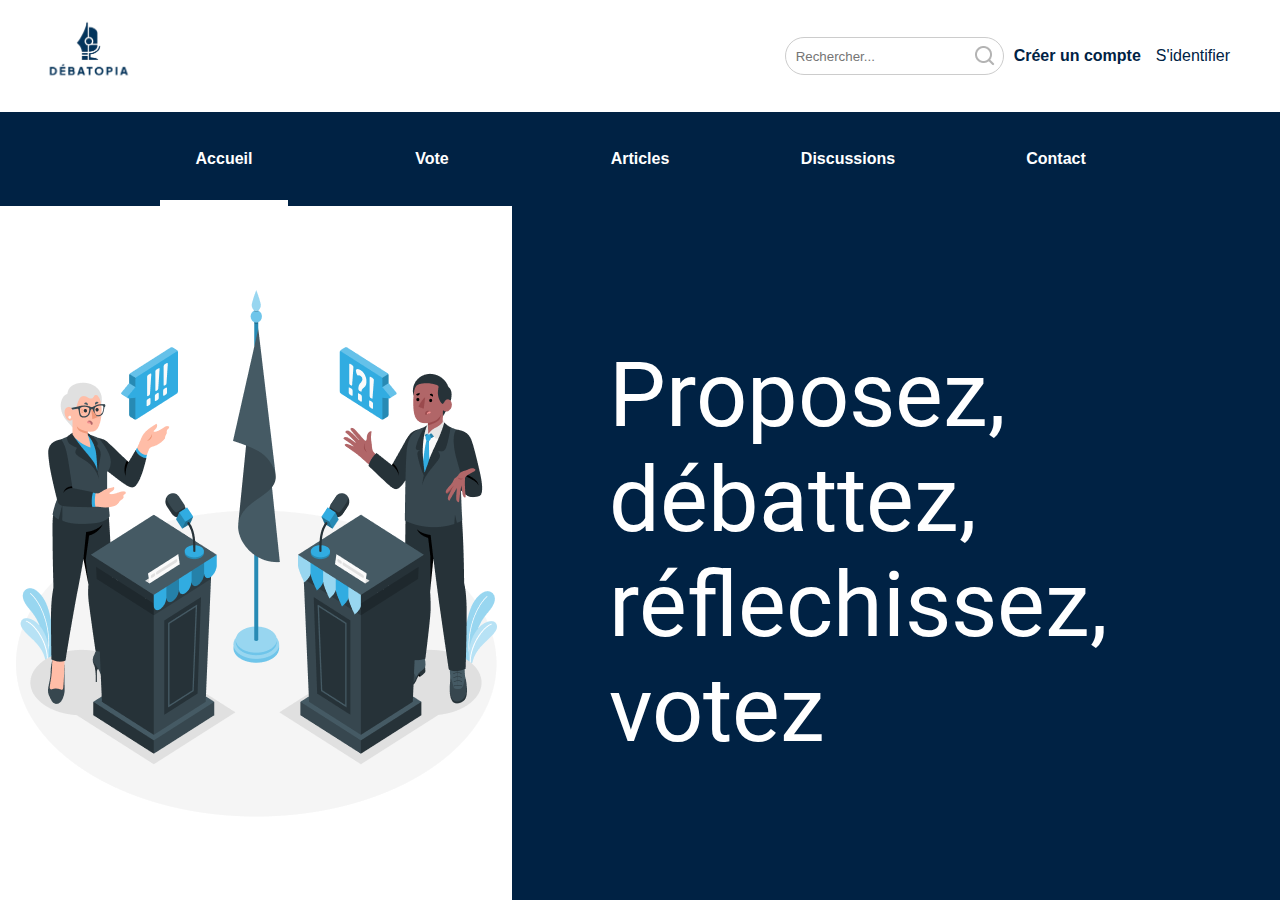
<file: index.html>
<!DOCTYPE html>
<html lang="fr">
  <head>
    <meta charset="UTF-8" />
    <meta name="viewport" content="width=device-width, initial-scale=1.0" />
    <title>Débatopia</title>
    <link rel="stylesheet" href="styles.css" />
  </head>
  <body>
    <header>
      <div class="topbar">
        <div class="logo" class="logo">
          <a href="index.html"><img src="img/logo.png" alt="" /></a>
        </div>
        <div class="search-auth">
          <div class="search-bar">
            <input type="text" placeholder="Rechercher..." />
            <img src="img/loop.png" alt="" />
          </div>
          <div class="auth">
            <a href="#" class="create-account">Créer un compte</a>
            <a href="#" class="signin">S'identifier</a>
          </div>
        </div>
      </div>

      <nav>
        <ul>
          <li class="accueil-item"><a href="#">Accueil</a></li>
          <li><a href="vote.html">Vote</a></li>
          <li><a href="articles.html">Articles</a></li>
          <li><a href="#">Discussions</a></li>
          <li><a href="contact.html">Contact</a></li>
        </ul>
      </nav>
    </header>

    <main>
      <div class="debate-container">
        <div class="img-section"><img src="img/amico.png" alt="" /></div>
        <div class="text-section">
          <span>Proposez, débattez, réflechissez, votez</span>
        </div>
      </div>
    </main>
  </body>
</html>

<style>
  .accueil-item {
    border-bottom-color: #fff;
  }

  main .debate-container .text-section span {
    font-size: 90px;
    font-family: "Roboto", serif;
    padding-left: 4rem;
  }
  main .debate-container .text-section {
    width: 100%;
    padding-left: 4rem;
    max-width: 500px;
  }
  main .debate-container {
    display: flex;
    width: 100%;
    height: 100%;
    background-color: #002244;
    flex-wrap: wrap;
  }
</style>
</file>
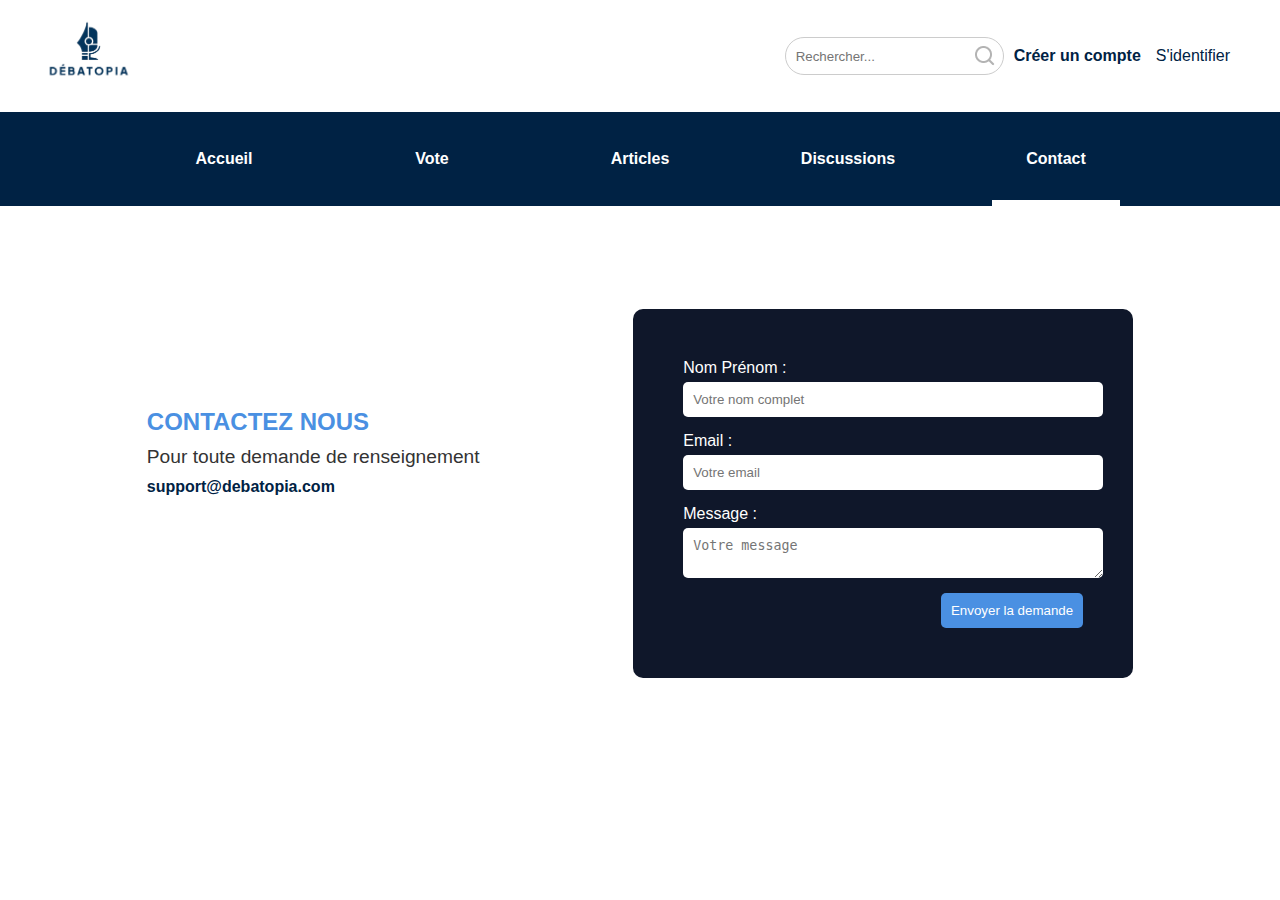
<file: contact.html>
<!DOCTYPE html>
<html lang="fr">
  <head>
    <meta charset="UTF-8" />
    <meta name="viewport" content="width=device-width, initial-scale=1.0" />
    <title>Débatopia</title>
    <link rel="stylesheet" href="styles.css" />
  </head>
  <body>
    <header>
      <div class="topbar">
        <div class="logo" class="logo">
          <a href="index.html"><img src="./img/logo.png" alt="" /></a>
        </div>
        <div class="search-auth">
          <div class="search-bar">
            <input type="text" placeholder="Rechercher..." />
            <img src="./img/loop.png" alt="" />
          </div>
          <div class="auth">
            <a href="#" class="create-account">Créer un compte</a>
            <a href="#" class="signin">S'identifier</a>
          </div>
        </div>
      </div>

      <nav>
        <ul>
          <li><a href="index.html">Accueil</a></li>
          <li><a href="vote.html">Vote</a></li>
          <li><a href="articles.html">Articles</a></li>
          <li><a href="#">Discussions</a></li>
          <li class="contact-item"><a href="contact.html">Contact</a></li>
        </ul>
      </nav>
    </header>

    <main>
      <div class="contact-section">
        <div class="contact-text">
          <h2>CONTACTEZ NOUS</h2>
          <p>Pour toute demande de renseignement</p>
          <a href="mailto:support@debatopia.com">support@debatopia.com</a>
        </div>

        <div class="form-container">
          <form>
            <label for="name">Nom Prénom :</label>
            <input
              type="text"
              id="name"
              name="name"
              placeholder="Votre nom complet"
              required
            />

            <label for="email">Email :</label>
            <input
              type="email"
              id="email"
              name="email"
              placeholder="Votre email"
              required
            />

            <label for="message">Message :</label>
            <textarea
              id="message"
              name="message"
              placeholder="Votre message"
              required
            ></textarea>

            <button type="submit">Envoyer la demande</button>
          </form>
        </div>
      </div>
    </main>
  </body>
</html>

<style>
  .contact-section {
    display: flex;
    justify-content: center;
    align-items: center;
    gap: 15%;
    width: 80%;
    max-width: 1200px;
    margin: 0 auto;
  }

  .contact-text {
    text-align: left;
    color: #333;
    max-width: 400px;
  }

  .contact-text h2 {
    color: #4a90e2;
    margin-bottom: 10px;
  }

  .contact-text p {
    font-size: 1.2em;
    margin: 0 0 10px;
  }

  .contact-text a {
    color: #002244;
    text-decoration: none;
    font-weight: bold;
  }

  .contact-item {
    border-bottom-color: #fff;
  }

  .form-container {
    background-color: #0f172a;
    padding: 50px;
    border-radius: 10px;
    color: white;
    width: 400px;
    margin-top: 10%;
}

.form-container form {
    display: flex;
    flex-direction: column;
}

.form-container label {
    font-size: 1em;
    margin-bottom: 5px;
}

.form-container input,
.form-container textarea {
    width: 100%;
    padding: 10px;
    margin-bottom: 15px;
    border: none;
    border-radius: 5px;
}

.form-container button {
    background-color: #4a90e2;
    color: white;
    border: none;
    padding: 10px;
    margin-left: auto;
    border-radius: 5px;
    cursor: pointer;
    transition: background-color 0.3s ease;
}

.form-container button:hover {
    background-color: #002244;
}
</style>
</file>
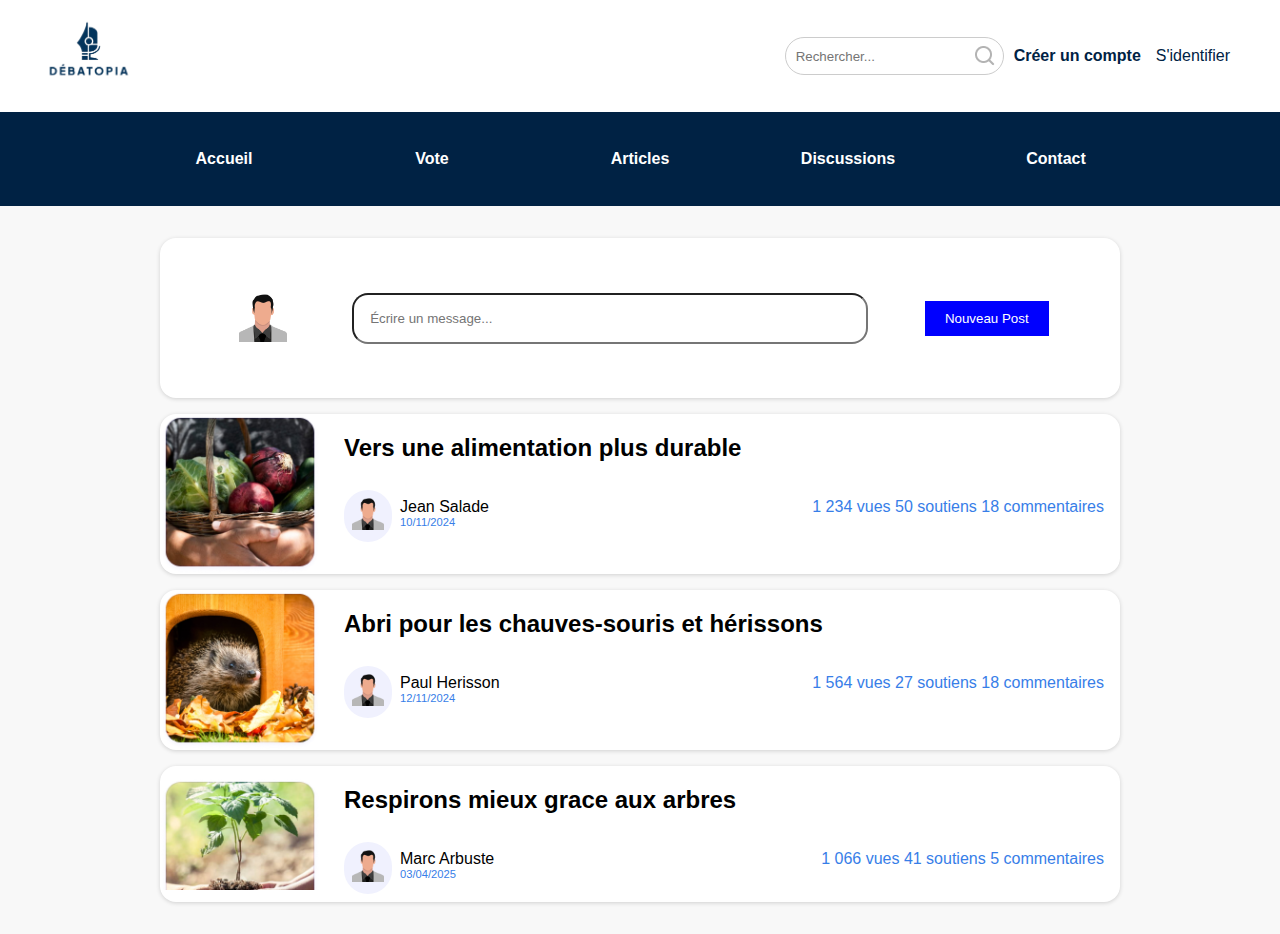
<file: discussions.html>
<!DOCTYPE html>
<html lang="fr">
<head>
    <meta charset="UTF-8">
    <meta name="viewport" content="width=device-width, initial-scale=1.0">
    <title>Débatopia</title>
    <link rel="stylesheet" href="styles.css">
</head>
<body>
    <header>
        <div class="topbar">
            <div class="logo" class="logo">
                <a href="index.html"><img src="img/logo.png" alt=""></a>
            </div>
            <div class="search-auth">
                <div class="search-bar">
                    <input type="text" placeholder="Rechercher...">
                    <img src="img/loop.png" alt="">
                </div>
                <div class="auth">
                    <a href="#" class="create-account">Créer un compte</a>
                    <a href="#" class="signin">S'identifier</a>
                </div>
            </div>
        </div>

        <nav>
            <ul>
                <li><a href="index.html">Accueil</a></li>
                <li><a href="vote.html">Vote</a></li>
                <li><a href="articles.html">Articles</a></li>
                <li class="contact-item"><a href="discussions.html">Discussions</a></li>
                <li><a href="contact.html">Contact</a></li>
            </ul>
        </nav>
    </header>

    <main>
        <div class="discussion-container">
            <div class="new-post">
                <div class="avatar-container">
                    <img src="img/avatar.png" alt="Avatar" class="avatar">
                </div>
                <input class="input-search" type="text" placeholder="Écrire un message...">
                <button class="new-post-button">Nouveau Post</button>
            </div>
            <div class="post-container">
                <div class="post">
                    <div class="img-container">
                        <img src="img/vegetables.png" alt="Avatar" class="img-vg">
                    </div>
                    <div class="" style="width: 100%;">
                        <h2 style="padding: 0 0.5rem;">Vers une alimentation plus durable</h2>
                        <div class="post-name-container">
                            <div class="avatar-container">
                                <div class="post-avatar-container">
                                    <img src="img/avatar.png" alt="Avatar" class="post-avatar">
                                </div>
                                <div style="display: flex; flex-direction: column; padding: 0.5rem;">
                                    <span>Jean Salade</span>
                                    <span style="color: #377EE8; font-size: 0.7rem;">10/11/2024</span>
                                </div>
                            </div>
                            <div style="padding: 1rem;color: #377EE8;">
                                <span>1 234 vues</span>
                                <span>50 soutiens</span>
                                <span>18 commentaires</span>
                            </div>
                        </div>
                    </div>
                </div>
            </div>
            <div class="post-container">
                <div class="post">
                    <div class="img-container">
                        <img src="img/herisson.png" alt="Avatar" class="img-vg">
                    </div>
                    <div class="" style="width: 100%;">
                        <h2 style="padding: 0 0.5rem;">Abri pour les chauves-souris et hérissons</h2>
                        <div class="post-name-container">
                            <div class="avatar-container">
                                <div class="post-avatar-container">
                                    <img src="img/avatar.png" alt="Avatar" class="post-avatar">
                                </div>
                                <div style="display: flex; flex-direction: column; padding: 0.5rem;">
                                    <span>Paul Herisson</span>
                                    <span style="color: #377EE8; font-size: 0.7rem;">12/11/2024</span>
                                </div>
                            </div>
                            <div style="padding: 1rem;color: #377EE8;">
                                <span>1 564 vues</span>
                                <span>27 soutiens</span>
                                <span>18 commentaires</span>
                            </div>
                        </div>
                    </div>
                </div>
            </div>
            <div class="post-container">
                <div class="post">
                    <div class="img-container">
                        <img src="img/plants.png" alt="Avatar" class="img-vg">
                    </div>
                    <div class="" style="width: 100%;">
                        <h2 style="padding: 0 0.5rem;">Respirons mieux grace aux arbres</h2>
                        <div class="post-name-container">
                            <div class="avatar-container">
                                <div class="post-avatar-container">
                                    <img src="img/avatar.png" alt="Avatar" class="post-avatar">
                                </div>
                                <div style="display: flex; flex-direction: column; padding: 0.5rem;">
                                    <span>Marc Arbuste</span>
                                    <span style="color: #377EE8; font-size: 0.7rem;">03/04/2025</span>
                                </div>
                            </div>
                            <div style="padding: 1rem;color: #377EE8;">
                                <span>1 066 vues</span>
                                <span>41 soutiens</span>
                                <span>5 commentaires</span>
                            </div>
                        </div>
                    </div>
                </div>
            </div>
        </div>
    </main>  
</body>
</html>

<style>
    .discussion-container {
        /* display: flex; */
        /* justify-content: center; */
        /* align-items: flex-start; */
        /* height: 100vh; */
        padding: 1rem 10rem;
        background-color: #F8F8F8;
    }

    .new-post {
        display: flex;
        align-items: center;
        gap: 10px;
        padding: 3rem;
        background-color: #FFFFFF;
        border-radius: 16px;
        margin: 1rem 0;
        box-shadow: rgba(0, 0, 0, 0.16) 0px 1px 4px;
        justify-content: space-around;
    }

    .new-post .avatar {
        width: 3rem;
    } 

    .post-avatar {
        width: 100%;
    }
    .post-avatar-container {
        width: 2rem;
        background-color: #F0F1FE;
        border-radius: 32px;
        padding: 0.5rem;

    }

    .avatar-container {
        display: flex;
    }
    .new-post-button {
        background-color: blue;
        color: white;
        border: none;
        padding: 10px 20px;
        cursor: pointer;
    }

    .input-search {
        width: 30rem;
        padding: 1rem;
        border-radius: 1rem;
    }

    .avatar-container{
        padding: 0.5rem;
        background: white;
        border-radius: 2rem;
    }

    .post-container {
        display: flex;
        gap: 10px;
        background-color: #FFFFFF;
        border-radius: 16px;
        margin: 1rem 0;
        box-shadow: rgba(0, 0, 0, 0.16) 0px 1px 4px;
    }

    .img-vg {
        width: 10rem;
    }

    .post {
        display: flex;
        gap: 1rem;
        width: 100%;
    }

    .post-name-container {
        display: flex;
        justify-content: space-between;
        width: 100%;
    }

    .img-container {
        display: flex;
        justify-content: center;
        align-items: center;
    }
</style>
</file>
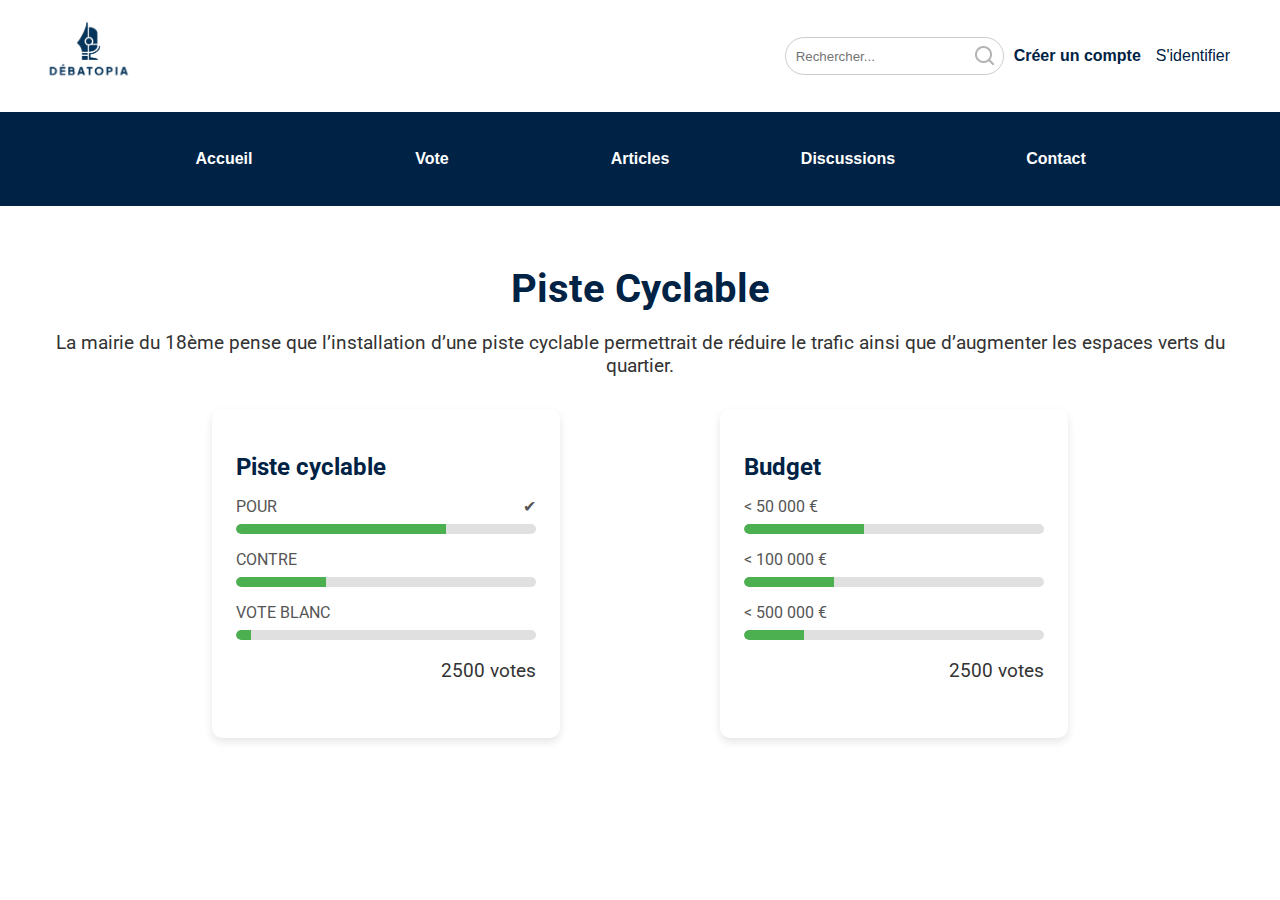
<file: piste_cyclable.html>
<!DOCTYPE html>
<html lang="fr">
<head>
    <meta charset="UTF-8">
    <meta name="viewport" content="width=device-width, initial-scale=1.0">
    <title>Débatopia</title>
    <link rel="stylesheet" href="styles.css">
</head>
<body>
    <header>
        <div class="topbar">
            <div class="logo" class="logo">
                <a href="index.html"><img src="img/logo.png" alt=""></a>
            </div>
            <div class="search-auth">
                <div class="search-bar">
                    <input type="text" placeholder="Rechercher...">
                    <img src="img/loop.png" alt="">
                </div>
                <div class="auth">
                    <a href="#" class="create-account">Créer un compte</a>
                    <a href="#" class="signin">S'identifier</a>
                </div>
            </div>
            
        </div>

        <nav>
            <ul>
                <li class="accueil-item"><a href="index.html">Accueil</a></li>
                <li><a href="vote.html">Vote</a></li>
                <li><a href="articles.html">Articles</a></li>
                <li><a href="#">Discussions</a></li>
                <li><a href="contact.html">Contact</a></li>
            </ul>
        </nav>
    </header>

    <main>
        <main>
            <section class="vote-details">
                <h1>Piste Cyclable</h1>
                <p>La mairie du 18ème pense que l’installation d’une piste cyclable permettrait de réduire le trafic ainsi que d’augmenter les espaces verts du quartier.</p>
                <div class="cards-container">
                    <div class="card">
                        <h2>Piste cyclable</h2>
                        <div class="progress-bar">
                            <div class="progress-label">
                                <span>POUR</span>
                                <span>✔</span>
                            </div>
                            <div class="bar">
                                <div class="filled" style="width: 70%;"></div>
                            </div>
                        </div>
                        <div class="progress-bar">
                            <div class="progress-label">
                                <span>CONTRE</span>
                            </div>
                            <div class="bar">
                                <div class="filled" style="width: 30%;"></div>
                            </div>
                        </div>
                        <div class="progress-bar">
                            <div class="progress-label">
                                <span>VOTE BLANC</span>
                            </div>
                            <div class="bar">
                                <div class="filled" style="width: 5%;"></div>
                            </div>
                        </div>
                        <p class="votes-info">2500 votes</p>
                    </div>
                    <div class="card">
                        <h2>Budget</h2>
                        <div class="progress-bar">
                            <div class="progress-label">
                                <span>&lt; 50 000 €</span>
                            </div>
                            <div class="bar">
                                <div class="filled" style="width: 40%;"></div>
                            </div>
                        </div>
                        <div class="progress-bar">
                            <div class="progress-label">
                                <span>&lt; 100 000 €</span>
                            </div>
                            <div class="bar">
                                <div class="filled" style="width: 30%;"></div>
                            </div>
                        </div>
                        <div class="progress-bar">
                            <div class="progress-label">
                                <span>&lt; 500 000 €</span>
                            </div>
                            <div class="bar">
                                <div class="filled" style="width: 20%;"></div>
                            </div>
                        </div>
                        <p class="votes-info">2500 votes</p>
                    </div>
                </div>
            </section>
        </main>
        
    </main>


</body>
</html>
</file>
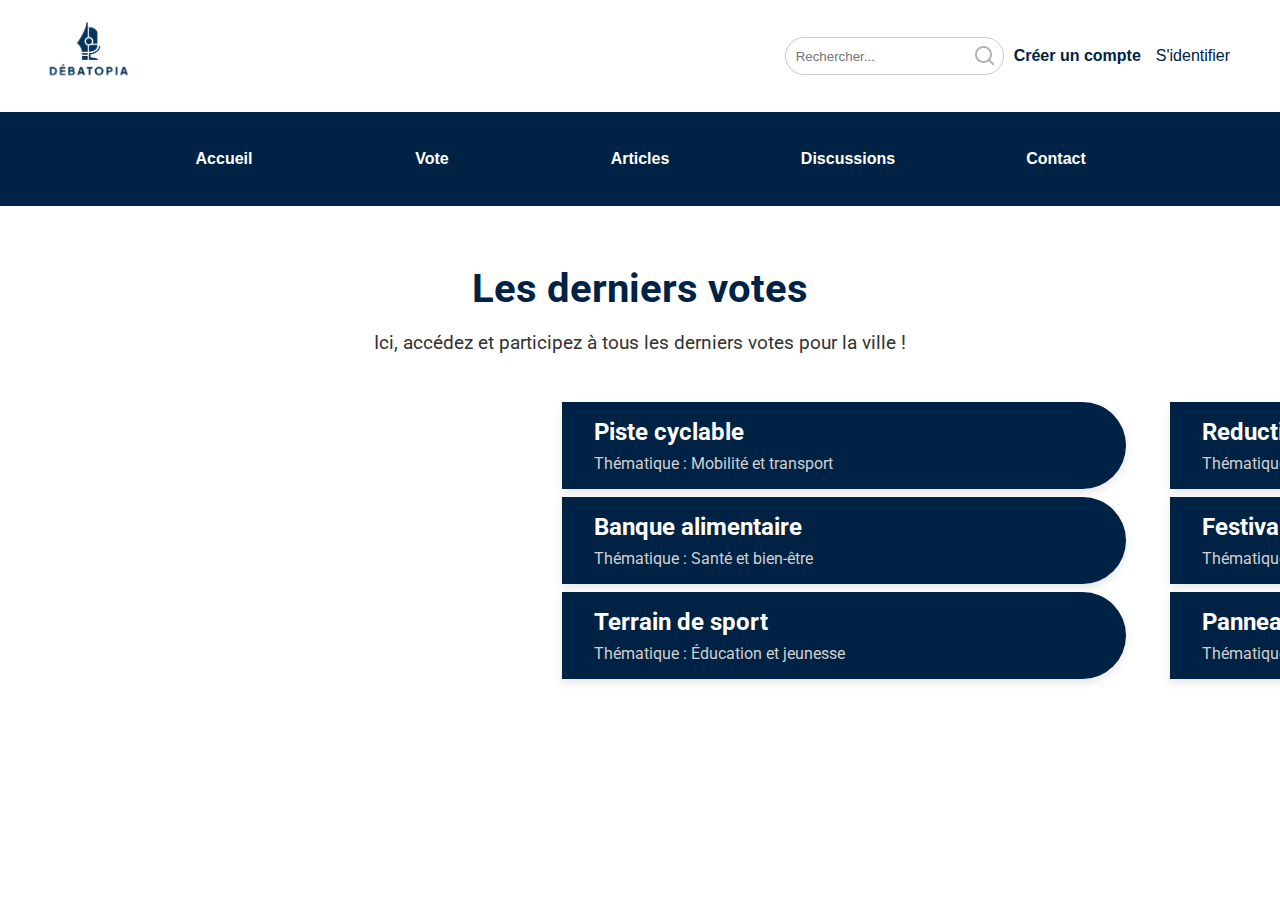
<file: vote.html>
<!DOCTYPE html>
<html lang="fr">
<head>
    <meta charset="UTF-8">
    <meta name="viewport" content="width=device-width, initial-scale=1.0">
    <title>Débatopia</title>
    <link rel="stylesheet" href="styles.css">
</head>
<body>
    <header>
        <div class="topbar">
            <div class="logo" class="logo">
                <a href="index.html"><img src="img/logo.png" alt=""></a>
            </div>
            <div class="search-auth">
                <div class="search-bar">
                    <input type="text" placeholder="Rechercher...">
                    <img src="img/loop.png" alt="">
                </div>
                <div class="auth">
                    <a href="#" class="create-account">Créer un compte</a>
                    <a href="#" class="signin">S'identifier</a>
                </div>
            </div>
            
        </div>

        <nav>
            <ul>
                <li><a href="index.html">Accueil</a></li>
                <li class="vote-item"><a href="vote.html">Vote</a></li>
                <li><a href="articles.html">Articles</a></li>
                <li><a href="#">Discussions</a></li>
                <li><a href="contact.html">Contact</a></li>
            </ul>
        </nav>
    </header>

    <main>
        <section class="votes-container">
            <h1>Les derniers votes</h1>
            <p>Ici, accédez et participez à tous les derniers votes pour la ville !</p>
            <div class="vote-buttons">
                <div class="vote-card">
                    <a href="piste_cyclable.html" class="link_color">
                        <h2>Piste cyclable</h2>
                        <p>Thématique : Mobilité et transport</p>
                    </a>
                </div>
                <div class="vote-card">
                    <h2>Reduction de délits et criminalité</h2>
                    <p>Thématique : Sécurité et citoyenneté</p>
                </div>
                <div class="vote-card">
                    <h2>Banque alimentaire</h2>
                    <p>Thématique : Santé et bien-être</p>
                </div>
                <div class="vote-card">
                    <h2>Festival nouvel an chinois</h2>
                    <p>Thématique : Culture et loisirs</p>
                </div>
                <div class="vote-card">
                    <h2>Terrain de sport</h2>
                    <p>Thématique : Éducation et jeunesse</p>
                </div>
                <div class="vote-card">
                    <h2>Panneaux solaires</h2>
                    <p>Thématique : Écologie et environnement</p>
                </div>
            </div>
        </section>
    </main>   


</body>
</html>
</file>
<file: styles.css>
@import url('https://fonts.googleapis.com/css2?family=DM+Sans:ital,opsz,wght@0,9..40,100..1000;1,9..40,100..1000&family=Roboto:ital,wght@0,100..900;1,100..900&display=swap');

.roboto-font {
  font-family: "Roboto", serif;
  font-optical-sizing: auto;
  font-weight: 100;
  font-style: normal;
  font-variation-settings:
    "wdth" 100;
}

html, body {
    height: 100%;
    margin: 0;
    padding: 0;
    box-sizing: border-box;
}

body {
    display: flex;
    flex-direction: column;
}

main {
    flex: 1;
    height: 100%;
}

.img-section {
    background-color: #fff;
    display: flex;
    width: 40%;
    justify-content: center;
    align-items: center;
}


.text-section {
    background-color: #002244;
    color: #fff;
    display: flex;
    justify-content: center;
    align-items: center;
}

.search-auth {
    display: flex;
    gap: 10px;
    margin-right: 15px;
}

.search-bar input {
    border: 0;
}

.search-bar {
    border: 1px solid #ccc;
    border-radius: 20px;
    padding: 8px;
    display: flex;
    justify-content: space-between;
    align-items: center;

}

.topbar {
    display: flex;
    justify-content: space-between;
    align-items: center;
    padding: 0 20px;

}

body {
    font-family: Arial, sans-serif;
    margin: 0;
    padding: 0;
    box-sizing: border-box;
}

header nav {
    display: flex;
    background-color: #002244;
    color: white;
}

header nav ul li {
    padding: 2rem 0;
    border-bottom: transparent solid 6px;
    border-top: transparent solid 6px;
    transition: border-bottom-color 0.3s linear;
    max-width: 8rem;
    width: 100%;
    text-align: center;
}

header nav ul li:hover {
    border-bottom-color: #fff;
}

header nav ul {
    display: flex;
    padding: 0 10rem;
    width: 100%;
    justify-content: space-between;
    align-items: center;
    background-color: #002244;
    color: white;
    list-style: none;
    margin: 0;

}

header .logo img {
    margin: 0;
    width: 8.75rem;
}

nav ul li a {
    text-decoration: none;
    color: white;
    font-weight: bold;
}

.auth {
    display: flex;
    align-items: center;
}

.auth .signin {
    margin-right: 15px;
    text-decoration: none;
    color:#002244;
}

.auth .create-account {
    margin-right: 15px;
    text-decoration: none;
    color:#002244;
    font-weight: bold;
}
<<<<<<< HEAD

main .debate-container .text-section span{
    font-size: 90px;
    font-family: "Roboto", serif;
}
main .debate-container .text-section{
    width: 100%;
    padding-left: 4rem;
    max-width: 500px;
}
main .debate-container {
    display: flex;
    width: 100%;
    height: 100%;
    background-color: #002244;
    flex-wrap: wrap;
}


.contact-section {
    display: flex;
    justify-content: center;
    align-items: center;
    gap: 15%;
    width: 80%;
    max-width: 1200px;
    margin: 0 auto;
}

.contact-text {
    text-align: left;
    color: #333;
    max-width: 400px;
}

.contact-text h2 {
    color: #4a90e2;
    margin-bottom: 10px;
}

.contact-text p {
    font-size: 1.2em;
    margin: 0 0 10px;
}

.contact-text a {
    color: #002244;
    text-decoration: none;
    font-weight: bold;
}

.form-container {
    background-color: #0f172a;
    padding: 50px;
    border-radius: 10px;
    color: white;
    width: 400px;
    margin-top: 10%;
}

.form-container form {
    display: flex;
    flex-direction: column;
}

.form-container label {
    font-size: 1em;
    margin-bottom: 5px;
}

.form-container input,
.form-container textarea {
    width: 100%;
    padding: 10px;
    margin-bottom: 15px;
    border: none;
    border-radius: 5px;
}

.form-container button {
    background-color: #4a90e2;
    color: white;
    border: none;
    padding: 10px;
    margin-left: auto;
    border-radius: 5px;
    cursor: pointer;
    transition: background-color 0.3s ease;
}

.form-container button:hover {
    background-color: #002244;
}




/* Section votes */
.votes-container {
    text-align: center;
    padding: 2rem;
    font-family: 'Roboto', sans-serif;
}

.votes-container h1 {
    font-size: 2.5rem;
    color: #002244;
    margin-bottom: 1rem;
}

.votes-container p {
    font-size: 1.2rem;
    color: #333;
    margin-bottom: 2rem;
    gap:1px;
}

.link_color {
    color:white;
    text-decoration: none; 

}

/* Grille des cartes */
.vote-buttons {
    display: grid;
    grid-template-columns: repeat(2, 1fr); 
    gap: 20px; 
    justify-items: center;
    align-items: center;
    padding: 1rem;
    row-gap: 0.5rem; 
    column-gap: 1rem; 
    width: 1200px;
    margin-left: 500px;
}

/* Style des cartes */
.vote-card {
    background-color: #002244;
    color: white;
    border-top-right-radius: 50px; 
    border-bottom-right-radius: 50px; 
    padding: 1rem 2rem;
    width: 100%; 
    max-width: 500px; 
    box-shadow: 0 4px 8px rgba(0, 0, 0, 0.1); 
    text-align: left; 
    transition: transform 0.2s, box-shadow 0.2s;
}

/* Effets interactifs */
.vote-card:hover {
    transform: translateY(-5px); /* Légère élévation au survol */
    box-shadow: 0 6px 12px rgba(0, 0, 0, 0.2);
}

/* Titre des cartes */
.vote-card h2 {
    font-size: 1.5rem;
    margin: 0 0 0.5rem;
}

/* Description des cartes */
.vote-card p {
    font-size: 1rem;
    color: #d0d0d0; /* Couleur légèrement plus claire */
    margin: 0;
}

/* Effets hover et focus */
.vote-btn:hover {
    transform: translateY(-3px);
    box-shadow: 0 6px 12px rgba(0, 0, 0, 0.2);
}

.vote-btn:active {
    transform: translateY(1px);
    box-shadow: 0 2px 4px rgba(0, 0, 0, 0.1);
}



/* piste_cyclable.html */

.vote-details {
    text-align: center;
    padding: 2rem;
    font-family: 'Roboto', sans-serif;
}

.vote-details h1 {
    font-size: 2.5rem;
    color: #002244;
    margin-bottom: 1rem;
}

.vote-details p {
    font-size: 1.2rem;
    color: #333;
    margin-bottom: 2rem;
}

/* Conteneur des cartes */
.cards-container {
    display: flex;
    justify-content: center;
    gap: 10rem;
    flex-wrap: wrap;
}

/* Style des cartes */
.card {
    background-color: white;
    border-radius: 10px;
    box-shadow: 0 4px 8px rgba(0, 0, 0, 0.1);
    padding: 1.5rem;
    width: 300px;
    text-align: left;
}

.card h2 {
    font-size: 1.5rem;
    color: #002244;
    margin-bottom: 1rem;
}

.progress-bar {
    margin-bottom: 1rem;
}

.progress-label {
    display: flex;
    justify-content: space-between;
    font-size: 1rem;
    margin-bottom: 0.5rem;
    color: #555;
}

.bar {
    background-color: #e0e0e0;
    border-radius: 5px;
    height: 10px;
    position: relative;
    overflow: hidden;
}

.bar .filled {
    background-color: #4caf50;
    height: 100%;
    border-radius: 5px 0 0 5px;
}

/* Informations sur les votes */
.votes-info {
    font-size: 0.9rem;
    color: #888;
    text-align: right;
}
</file>
